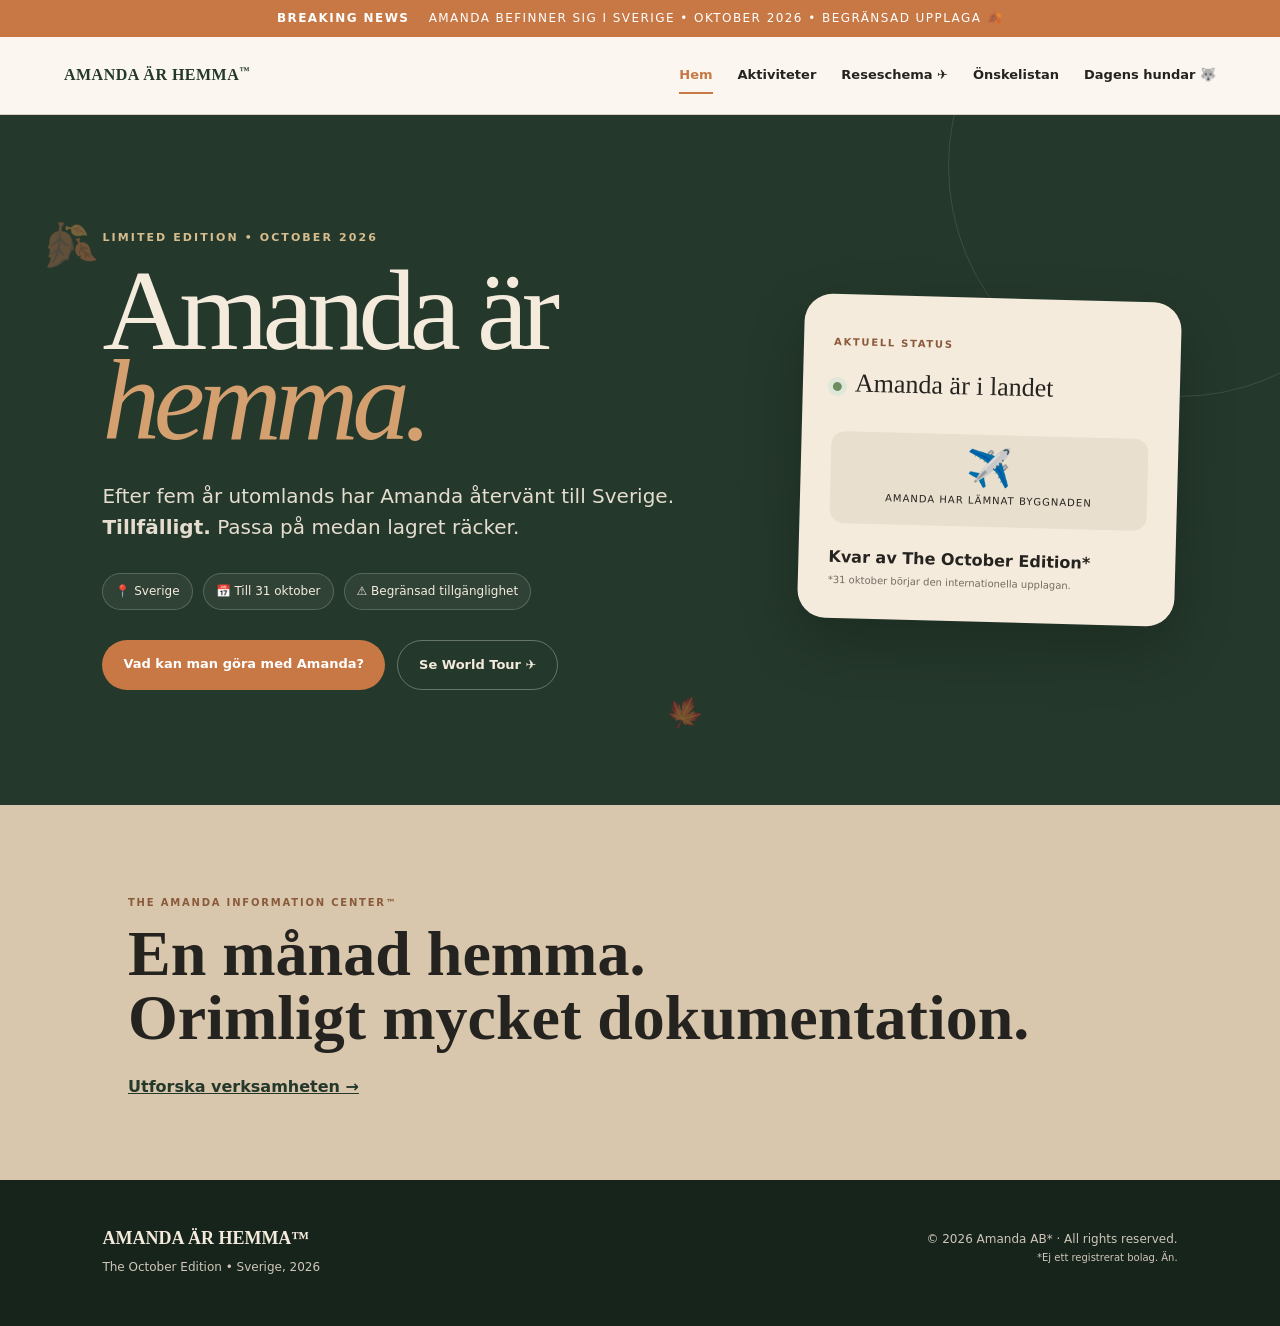
<file: index.html>
<!doctype html><html lang="sv"><head><meta charset="utf-8"><meta name="viewport" content="width=device-width,initial-scale=1"><meta name="theme-color" content="#24382b"><title>The October Edition — Amanda är hemma™</title><link rel="stylesheet" href="style.css?v=mobile-20260927"></head><body class="page-hem"><div class="ticker"><span>BREAKING NEWS</span> Amanda befinner sig i Sverige • Oktober 2026 • Begränsad upplaga 🍂</div><header class="site-header"><a class="logo" href="index.html">AMANDA ÄR HEMMA<span>™</span></a><button class="menu-toggle" type="button" aria-label="Öppna meny" aria-expanded="false"><span></span><span></span><span></span></button><nav aria-label="Huvudmeny"><a href="index.html" class="active">Hem</a><a href="aktiviteter.html">Aktiviteter</a><a href="resa.html">Reseschema ✈️</a><a href="onskelista.html">Önskelistan</a><a href="hundar.html">Dagens hundar 🐺</a></nav></header><main><section class="hero"><div class="leaf leaf-one">🍂</div><div class="leaf leaf-two">🍁</div><div class="hero-copy"><p class="eyebrow">LIMITED EDITION • OCTOBER 2026</p><h1>Amanda är<br><em>hemma.</em></h1><p class="lead">Efter fem år utomlands har Amanda återvänt till Sverige. <strong>Tillfälligt.</strong> Passa på medan lagret räcker.</p><div class="badges"><span>📍 Sverige</span><span>📅 Till 31 oktober</span><span>⚠️ Begränsad tillgänglighet</span></div><div class="hero-actions"><a class="button primary" href="aktiviteter.html">Vad kan man göra med Amanda?</a><a class="button ghost" href="resa.html">Se World Tour ✈️</a></div></div><aside class="countdown-card"><p class="tiny">AKTUELL STATUS</p><div class="status"><i></i> Amanda är i landet</div><div class="countdown" id="countdown"><div><strong id="days">--</strong><span>dagar</span></div><div><strong id="hours">--</strong><span>timmar</span></div><div><strong id="minutes">--</strong><span>min</span></div></div><p class="fineprint">Kvar av The October Edition*</p><p class="asterisk">*31 oktober börjar den internationella upplagan.</p></aside></section><section class="home-intro"><p>THE AMANDA INFORMATION CENTER™</p><h2>En månad hemma.<br>Orimligt mycket dokumentation.</h2><a href="aktiviteter.html">Utforska verksamheten →</a></section></main><footer><div><strong>AMANDA ÄR HEMMA™</strong><p>The October Edition • Sverige, 2026</p></div><p>© 2026 Amanda AB* · All rights reserved.<br><small>*Ej ett registrerat bolag. Än.</small></p></footer><script src="script.js"></script></body></html>
</file>
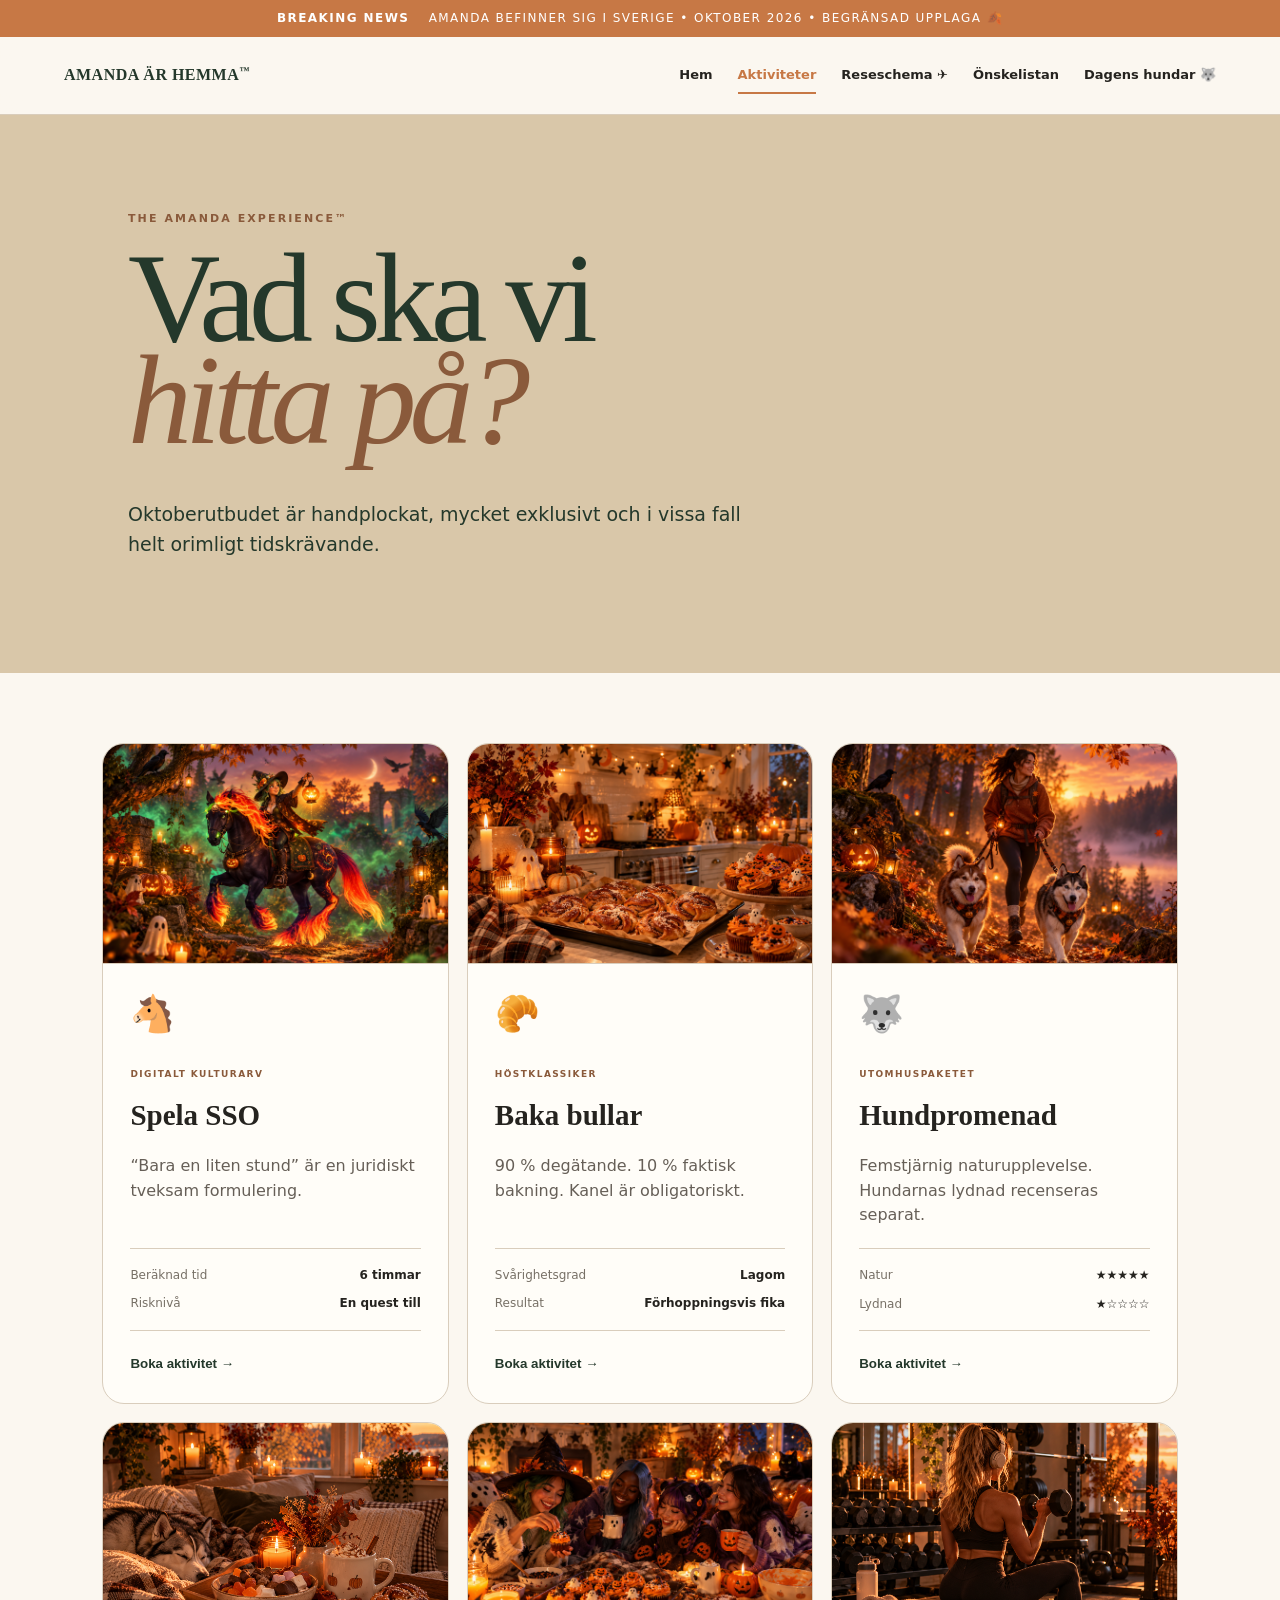
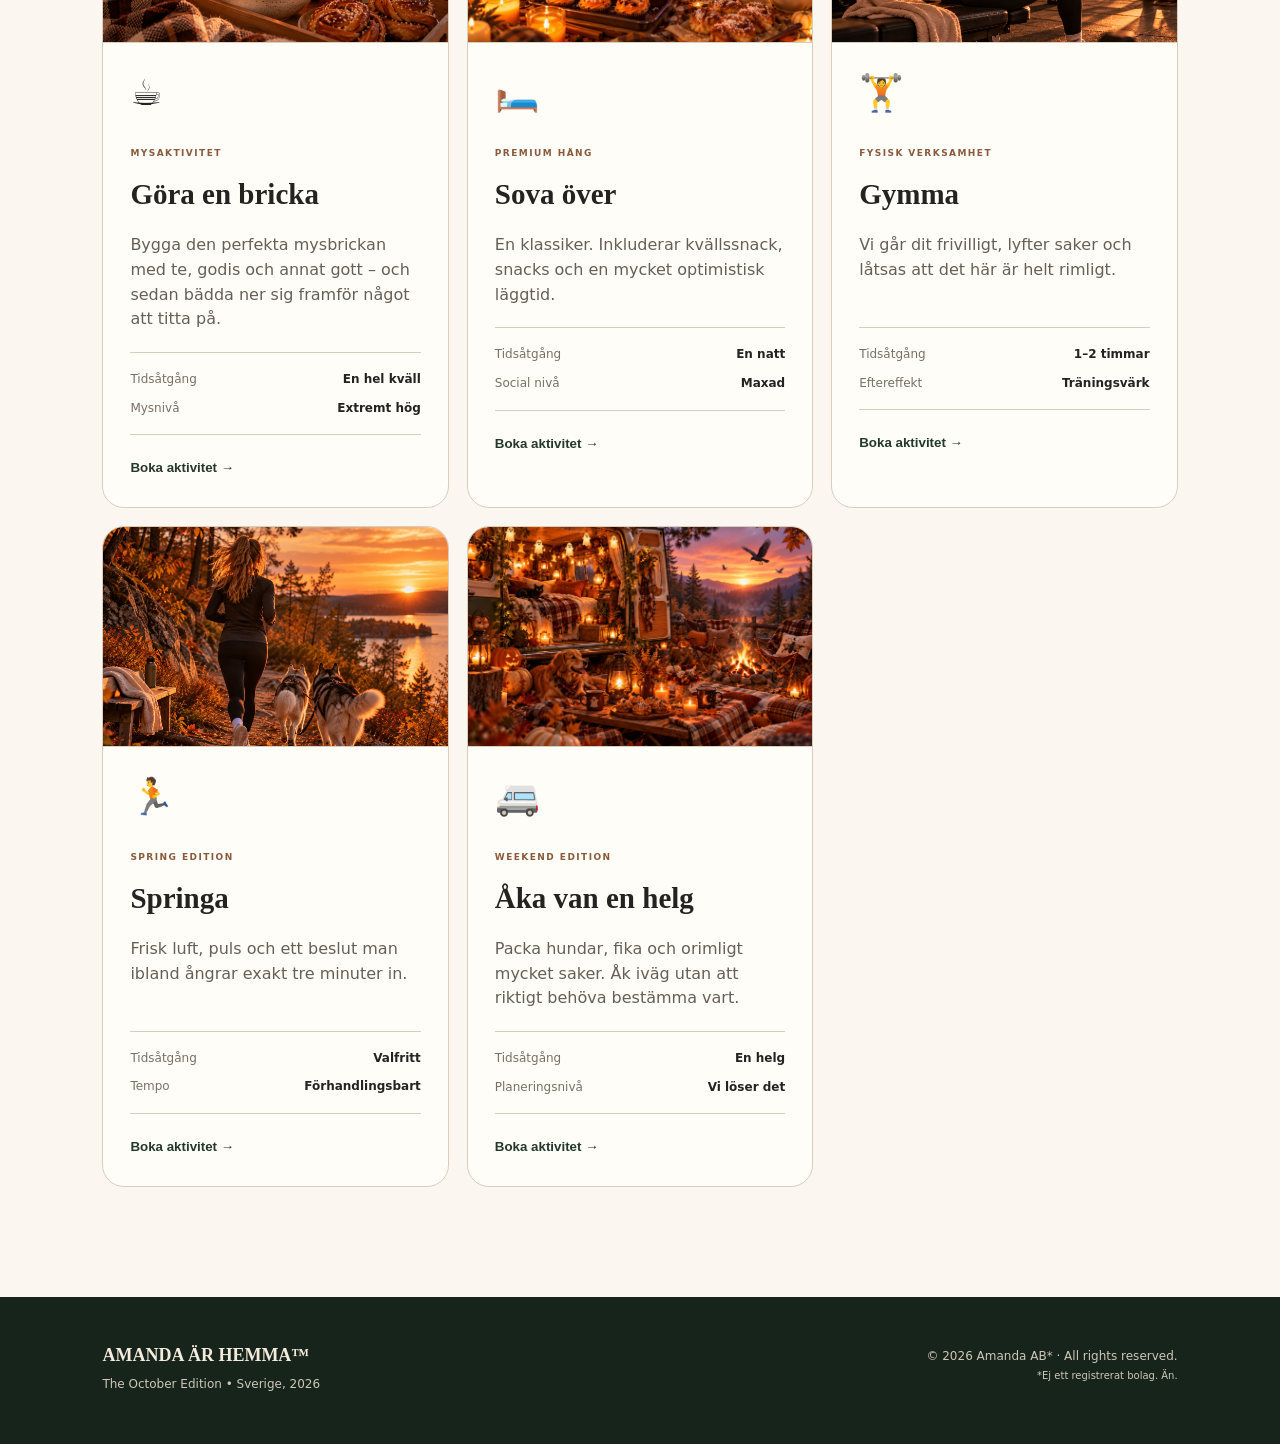
<file: aktiviteter.html>
<!doctype html><html lang="sv"><head><meta charset="utf-8"><meta name="viewport" content="width=device-width,initial-scale=1"><meta name="theme-color" content="#24382b"><title>Aktiviteter — Amanda är hemma™</title><link rel="stylesheet" href="style.css?v=mobile-20260927"></head><body class="page-akt"><div class="ticker"><span>BREAKING NEWS</span> Amanda befinner sig i Sverige • Oktober 2026 • Begränsad upplaga 🍂</div><header class="site-header"><a class="logo" href="index.html">AMANDA ÄR HEMMA<span>™</span></a><button class="menu-toggle" type="button" aria-label="Öppna meny" aria-expanded="false"><span></span><span></span><span></span></button><nav aria-label="Huvudmeny"><a href="index.html">Hem</a><a href="aktiviteter.html" class="active">Aktiviteter</a><a href="resa.html">Reseschema ✈️</a><a href="onskelista.html">Önskelistan</a><a href="hundar.html">Dagens hundar 🐺</a></nav></header><main><section class="page-hero activities-hero"><p class="eyebrow">THE AMANDA EXPERIENCE™</p><h1>Vad ska vi<br><em>hitta på?</em></h1><p>Oktoberutbudet är handplockat, mycket exklusivt och i vissa fall helt orimligt tidskrävande.</p></section><section class="content-shell"><div class="cards"><article class="activity-card"><img class="activity-image" src="images/activities/sso.png" alt="Magisk Halloweeninspirerad hästscen"><div class="icon">🐴</div><span class="tag">DIGITALT KULTURARV</span><h3>Spela SSO</h3><p>“Bara en liten stund” är en juridiskt tveksam formulering.</p><dl><div><dt>Beräknad tid</dt><dd>6 timmar</dd></div><div><dt>Risknivå</dt><dd>En quest till</dd></div></dl><button class="book" data-activity="SSO-session">Boka aktivitet →</button></article><article class="activity-card"><img class="activity-image" src="images/activities/baka_bullar.png" alt="Mysigt Halloweenkök med bullar och cupcakes"><div class="icon">🥐</div><span class="tag">HÖSTKLASSIKER</span><h3>Baka bullar</h3><p>90 % degätande. 10 % faktisk bakning. Kanel är obligatoriskt.</p><dl><div><dt>Svårighetsgrad</dt><dd>Lagom</dd></div><div><dt>Resultat</dt><dd>Förhoppningsvis fika</dd></div></dl><button class="book" data-activity="bullbak">Boka aktivitet →</button></article><article class="activity-card"><img class="activity-image" src="images/activities/promenad.png" alt="Höstpromenad med två huskies"><div class="icon">🐺</div><span class="tag">UTOMHUSPAKETET</span><h3>Hundpromenad</h3><p>Femstjärnig naturupplevelse. Hundarnas lydnad recenseras separat.</p><dl><div><dt>Natur</dt><dd>★★★★★</dd></div><div><dt>Lydnad</dt><dd>★☆☆☆☆</dd></div></dl><button class="book" data-activity="hundpromenad">Boka aktivitet →</button></article><article class="activity-card"><img class="activity-image" src="images/activities/bricka.png" alt="Mysig höstig bricka med fika och ljus"><div class="icon">☕</div><span class="tag">MYSAKTIVITET</span><h3>Göra en bricka</h3><p>Bygga den perfekta mysbrickan med te, godis och annat gott – och sedan bädda ner sig framför något att titta på.</p><dl><div><dt>Tidsåtgång</dt><dd>En hel kväll</dd></div><div><dt>Mysnivå</dt><dd>Extremt hög</dd></div></dl><button class="book" data-activity="göra en bricka">Boka aktivitet →</button></article><article class="activity-card"><img class="activity-image" src="images/activities/sova_over.png" alt="Mysig Halloweenkväll med vänner"><div class="icon">🛏️</div><span class="tag">PREMIUM HÄNG</span><h3>Sova över</h3><p>En klassiker. Inkluderar kvällssnack, snacks och en mycket optimistisk läggtid.</p><dl><div><dt>Tidsåtgång</dt><dd>En natt</dd></div><div><dt>Social nivå</dt><dd>Maxad</dd></div></dl><button class="book" data-activity="sova över">Boka aktivitet →</button></article><article class="activity-card"><img class="activity-image" src="images/activities/gymma.png" alt="Gymträning i varm höstig kvällssol"><div class="icon">🏋️</div><span class="tag">FYSISK VERKSAMHET</span><h3>Gymma</h3><p>Vi går dit frivilligt, lyfter saker och låtsas att det här är helt rimligt.</p><dl><div><dt>Tidsåtgång</dt><dd>1–2 timmar</dd></div><div><dt>Eftereffekt</dt><dd>Träningsvärk</dd></div></dl><button class="book" data-activity="gymma">Boka aktivitet →</button></article><article class="activity-card"><img class="activity-image" src="images/activities/springa.png" alt="Höstlöpning med två huskies i solnedgång"><div class="icon">🏃</div><span class="tag">SPRING EDITION</span><h3>Springa</h3><p>Frisk luft, puls och ett beslut man ibland ångrar exakt tre minuter in.</p><dl><div><dt>Tidsåtgång</dt><dd>Valfritt</dd></div><div><dt>Tempo</dt><dd>Förhandlingsbart</dd></div></dl><button class="book" data-activity="springa">Boka aktivitet →</button></article><article class="activity-card"><img class="activity-image" src="images/activities/van.png" alt="Mysig höstig vanlife-helg"><div class="icon">🚐</div><span class="tag">WEEKEND EDITION</span><h3>Åka van en helg</h3><p>Packa hundar, fika och orimligt mycket saker. Åk iväg utan att riktigt behöva bestämma vart.</p><dl><div><dt>Tidsåtgång</dt><dd>En helg</dd></div><div><dt>Planeringsnivå</dt><dd>Vi löser det</dd></div></dl><button class="book" data-activity="åka van en helg">Boka aktivitet →</button></article></div></section></main><footer><div><strong>AMANDA ÄR HEMMA™</strong><p>The October Edition • Sverige, 2026</p></div><p>© 2026 Amanda AB* · All rights reserved.<br><small>*Ej ett registrerat bolag. Än.</small></p></footer><div class="modal" id="modal" aria-hidden="true"><div class="modal-card"><button class="close" aria-label="Stäng">×</button><span class="stamp">FÖRFRÅGAN</span><h2>Bokningsförfrågan mottagen™</h2><p id="modalText"></p><p class="modal-note">Nästa steg: kontakta Amanda på valfritt sätt och hänvisa till denna mycket officiella webbplats.</p><button class="button primary close-button">Utmärkt</button></div></div><script src="script.js"></script></body></html>
</file>
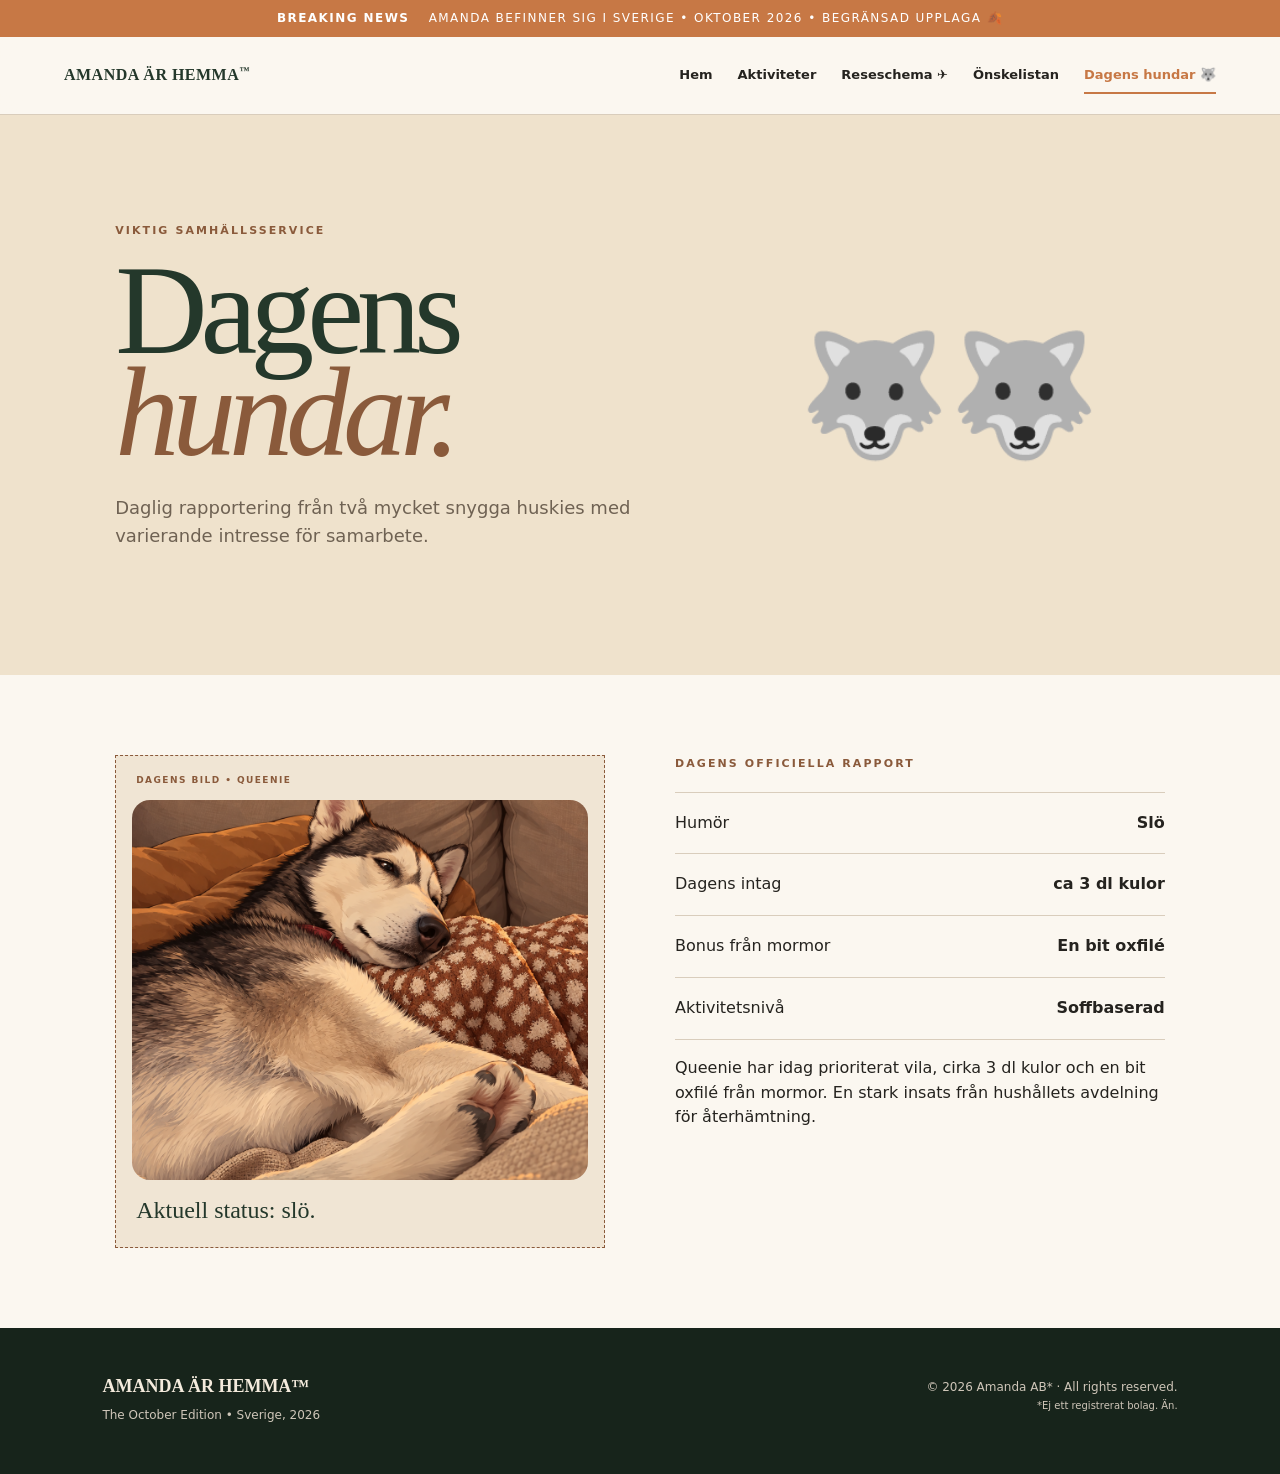
<file: hundar.html>
<!doctype html><html lang="sv"><head><meta charset="utf-8"><meta name="viewport" content="width=device-width,initial-scale=1"><meta name="theme-color" content="#24382b"><title>Dagens hundar — Amanda är hemma™</title><link rel="stylesheet" href="style.css?v=mobile-20260927"></head><body class="page-dogs"><div class="ticker"><span>BREAKING NEWS</span> Amanda befinner sig i Sverige • Oktober 2026 • Begränsad upplaga 🍂</div><header class="site-header"><a class="logo" href="index.html">AMANDA ÄR HEMMA<span>™</span></a><button class="menu-toggle" type="button" aria-label="Öppna meny" aria-expanded="false"><span></span><span></span><span></span></button><nav aria-label="Huvudmeny"><a href="index.html">Hem</a><a href="aktiviteter.html">Aktiviteter</a><a href="resa.html">Reseschema ✈️</a><a href="onskelista.html">Önskelistan</a><a href="hundar.html" class="active">Dagens hundar 🐺</a></nav></header><main><section class="dogs-cover"><div><p class="eyebrow brown">VIKTIG SAMHÄLLSSERVICE</p><h1>Dagens<br><em>hundar.</em></h1><p>Daglig rapportering från två mycket snygga huskies med varierande intresse för samarbete.</p></div><div class="dog-big">🐺🐺</div></section><section class="dog-report"><div class="report-photo dog-photo-card"><span>DAGENS BILD • QUEENIE</span><img src="images/activities/queenie.png" alt="Queenie ligger och vilar i soffan"><p>Aktuell status: slö.</p></div><div class="report-stats"><p class="eyebrow brown">DAGENS OFFICIELLA RAPPORT</p><dl><div><dt>Humör</dt><dd>Slö</dd></div><div><dt>Dagens intag</dt><dd>ca 3 dl kulor</dd></div><div><dt>Bonus från mormor</dt><dd>En bit oxfilé</dd></div><div><dt>Aktivitetsnivå</dt><dd>Soffbaserad</dd></div></dl><p>Queenie har idag prioriterat vila, cirka 3 dl kulor och en bit oxfilé från mormor. En stark insats från hushållets avdelning för återhämtning.</p></div></section></main><footer><div><strong>AMANDA ÄR HEMMA™</strong><p>The October Edition • Sverige, 2026</p></div><p>© 2026 Amanda AB* · All rights reserved.<br><small>*Ej ett registrerat bolag. Än.</small></p></footer><script src="script.js"></script></body></html>
</file>
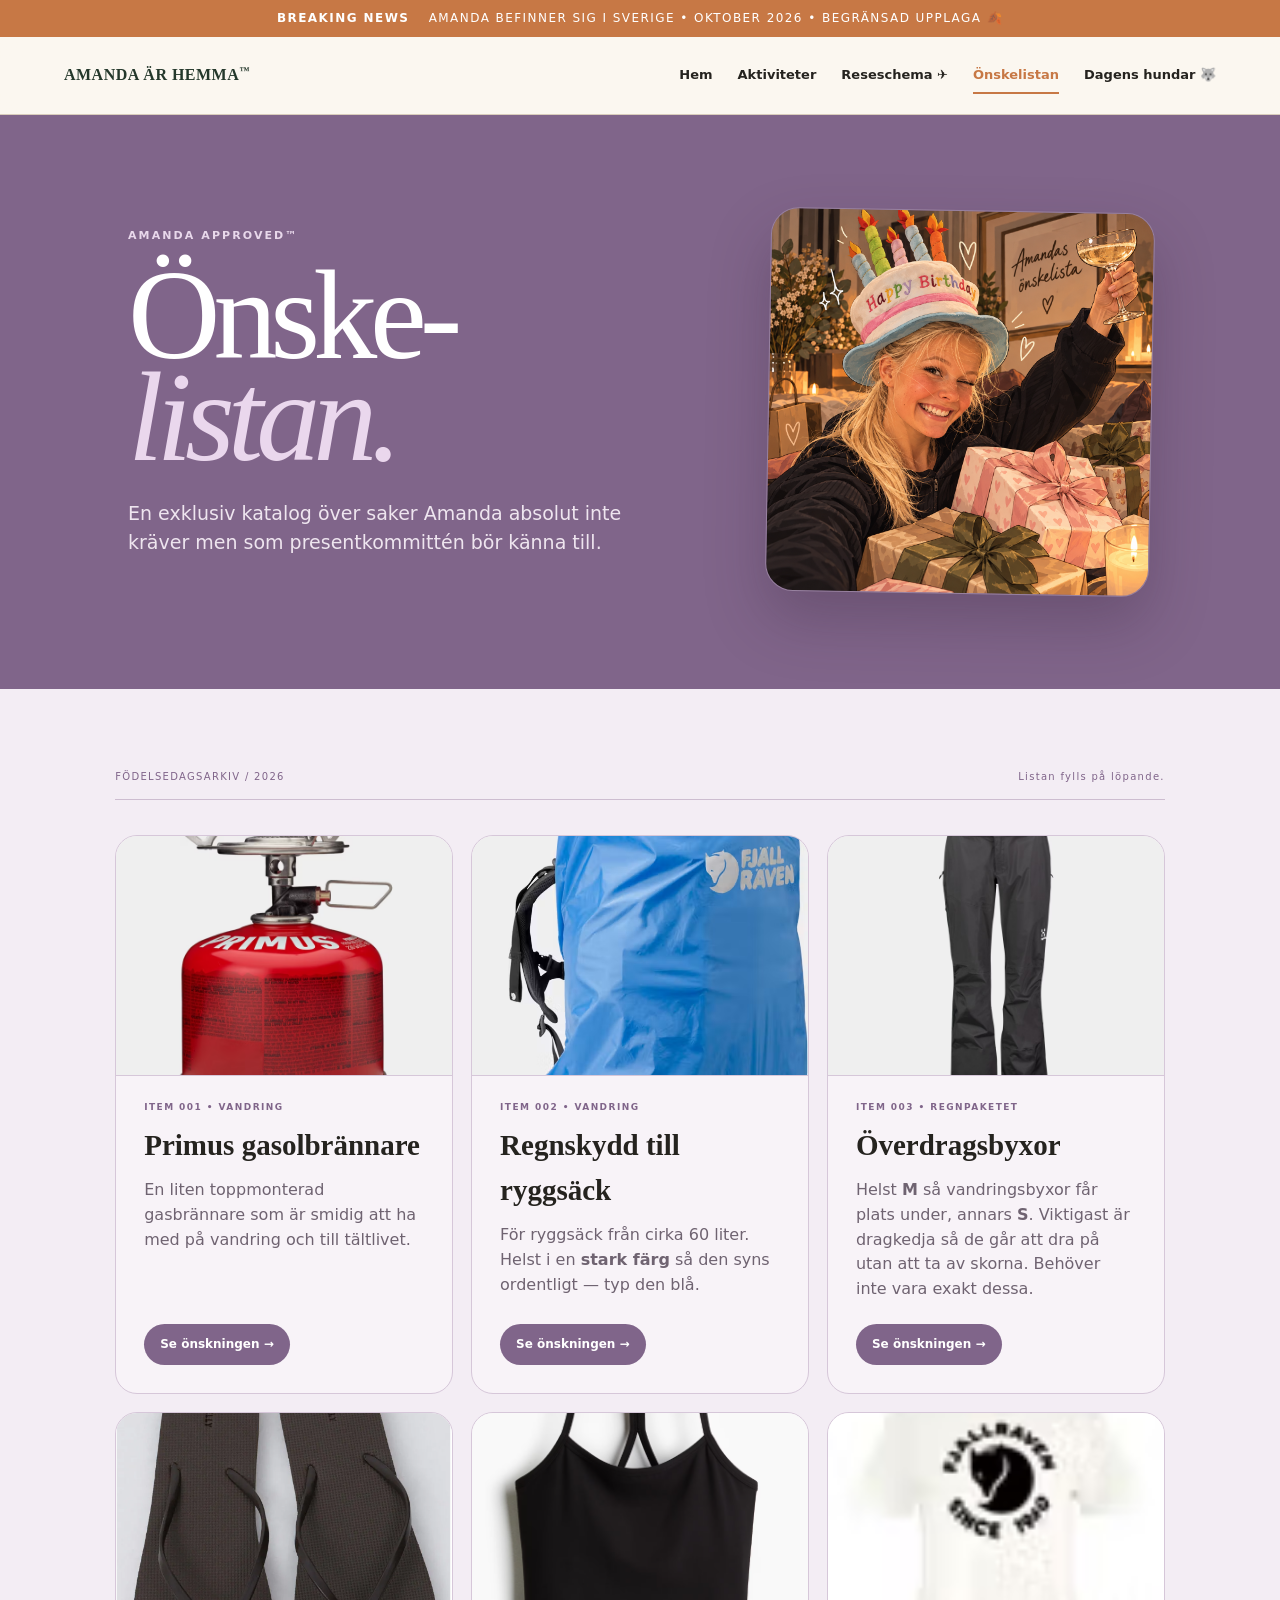
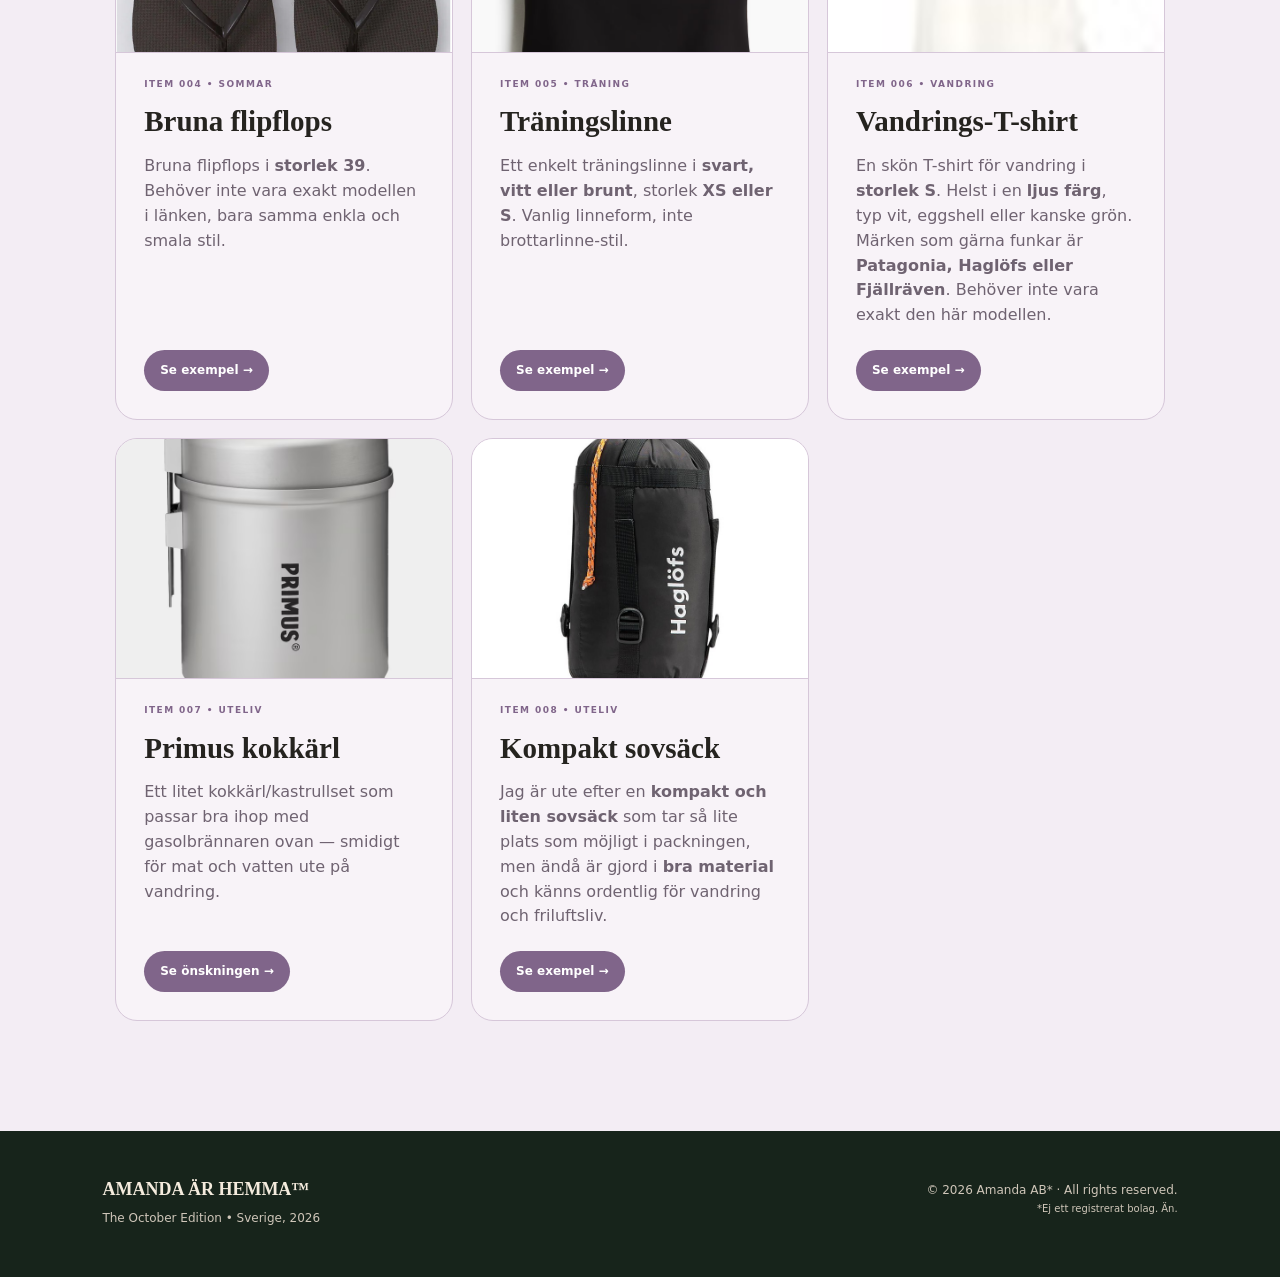
<file: onskelista.html>
<!doctype html><html lang="sv"><head><meta charset="utf-8"><meta name="viewport" content="width=device-width,initial-scale=1"><meta name="theme-color" content="#24382b"><title>Amandas önskelista — Amanda är hemma™</title><link rel="stylesheet" href="style.css?v=wishlist-20261018b"></head><body class="page-wish"><div class="ticker"><span>BREAKING NEWS</span> Amanda befinner sig i Sverige • Oktober 2026 • Begränsad upplaga 🍂</div><header class="site-header"><a class="logo" href="index.html">AMANDA ÄR HEMMA<span>™</span></a><button class="menu-toggle" type="button" aria-label="Öppna meny" aria-expanded="false"><span></span><span></span><span></span></button><nav aria-label="Huvudmeny"><a href="index.html">Hem</a><a href="aktiviteter.html">Aktiviteter</a><a href="resa.html">Reseschema ✈️</a><a href="onskelista.html" class="active">Önskelistan</a><a href="hundar.html">Dagens hundar 🐺</a></nav></header><main><section class="page-hero wish-hero"><div class="wish-copy"><p class="eyebrow">AMANDA APPROVED™</p><h1>Önske-<br><em>listan.</em></h1><p>En exklusiv katalog över saker Amanda absolut inte kräver men som presentkommittén bör känna till.</p></div><div class="wish-portrait"><img src="images/activities/amanda_kalas.png?v=2" alt="Amanda med födelsedagshatt, presenter och champagneglas"></div></section><section class="catalog"><div class="catalog-head"><span>FÖDELSEDAGSARKIV / 2026</span><p>Listan fylls på löpande.</p></div><div class="wish-grid">
    <article class="wish-item">
      <img class="wish-item-image" src="images/activities/gasol.avif" alt="Primus Essential Trail Stove gasbrännare">
      <div class="wish-item-body">
        <span>ITEM 001 • VANDRING</span>
        <h3>Primus gasolbrännare</h3>
        <p>En liten toppmonterad gasbrännare som är smidig att ha med på vandring och till tältlivet.</p>
        <a class="wish-link" href="https://www.xxl.se/primus-essential-trail-stove-toppmonterad-gasbrannare/p/1224917_1_Style?utm_source=chatgpt.com" target="_blank" rel="noopener">Se önskningen →</a>
      </div>
    </article>
    <article class="wish-item">
      <img class="wish-item-image" src="images/activities/fjallraven.avif" alt="Fjällräven regnskydd för ryggsäck">
      <div class="wish-item-body">
        <span>ITEM 002 • VANDRING</span>
        <h3>Regnskydd till ryggsäck</h3>
        <p>För ryggsäck från cirka 60 liter. Helst i en <strong>stark färg</strong> så den syns ordentligt — typ den blå.</p>
        <a class="wish-link" href="https://scandinavianoutdoor.se/fjallraven/utrustning/vaskor/skyddsvaskor-och-overdrag/rain-cover-60-75/?select-color=un-blue&amp;gad_source=1&amp;gad_campaignid=22901455166&amp;gbraid=0AAAAADOUrMPEMe55zBRuiU1bwLzLkZ73C&amp;gclid=CjwKCAjwoOjVBhArEiwAUwDak29ByK-Ou-r99iFATxEosk7FIR473vj3SrbcHgfhId6bjwboMWCntxoCZcQQAvD_BwE" target="_blank" rel="noopener">Se önskningen →</a>
      </div>
    </article>
    <article class="wish-item">
      <img class="wish-item-image" src="images/activities/overdrag.avif" alt="Svarta överdragsbyxor för vandring">
      <div class="wish-item-body">
        <span>ITEM 003 • REGNPAKETET</span>
        <h3>Överdragsbyxor</h3>
        <p>Helst <strong>M</strong> så vandringsbyxor får plats under, annars <strong>S</strong>. Viktigast är dragkedja så de går att dra på utan att ta av skorna. Behöver inte vara exakt dessa.</p>
        <a class="wish-link" href="https://www.xxl.se/haglofs-sprig-pant-skalbyxor-dam-svart/p/1192206_1_Style?utm_source=google&amp;utm_medium=cpc&amp;utm_content=paid_search&amp;utm_campaign=&amp;utm_campaignid=21324048669&amp;gclsrc=aw.ds&amp;gad_source=1&amp;gad_campaignid=21330330188&amp;gbraid=0AAAAADxWilYJsnRGLAP-_0u32riSO8BEO&amp;gclid=CjwKCAjwoOjVBhArEiwAUwDak5UoyYSVT0u4ki_vq1w2fWxu-Mc14-rJJKUavKfjyv1TrcNU9OyfcBoCi4EQAvD_BwE" target="_blank" rel="noopener">Se önskningen →</a>
      </div>
    </article>

    <article class="wish-item">
      <img class="wish-item-image" src="images/activities/flipflop.png" alt="Bruna flipflops">
      <div class="wish-item-body">
        <span>ITEM 004 • SOMMAR</span>
        <h3>Bruna flipflops</h3>
        <p>Bruna flipflops i <strong>storlek 39</strong>. Behöver inte vara exakt modellen i länken, bara samma enkla och smala stil.</p>
        <a class="wish-link" href="https://nelly.com/se/produkt/nelly-slim-flip-flop_i00264-0099/" target="_blank" rel="noopener">Se exempel →</a>
      </div>
    </article>
    <article class="wish-item">
      <img class="wish-item-image" src="images/activities/linne.png" alt="Enkelt träningslinne">
      <div class="wish-item-body">
        <span>ITEM 005 • TRÄNING</span>
        <h3>Träningslinne</h3>
        <p>Ett enkelt träningslinne i <strong>svart, vitt eller brunt</strong>, storlek <strong>XS eller S</strong>. Vanlig linneform, inte brottarlinne-stil.</p>
        <a class="wish-link" href="https://www2.hm.com/sv_se/productpage.1273583001.html" target="_blank" rel="noopener">Se exempel →</a>
      </div>
    </article>

    <article class="wish-item">
      <img class="wish-item-image" src="images/activities/tshirt.avif" alt="Vandrings-T-shirt i ljus färg">
      <div class="wish-item-body">
        <span>ITEM 006 • VANDRING</span>
        <h3>Vandrings-T-shirt</h3>
        <p>En skön T-shirt för vandring i <strong>storlek S</strong>. Helst i en <strong>ljus färg</strong>, typ vit, eggshell eller kanske grön. Märken som gärna funkar är <strong>Patagonia, Haglöfs eller Fjällräven</strong>. Behöver inte vara exakt den här modellen.</p>
        <a class="wish-link" href="https://www.naturkompaniet.se/produkt/fjaellraeven-relaxed-t-shirt-w-20580709/?color=eggshell&amp;size=s" target="_blank" rel="noopener">Se exempel →</a>
      </div>
    </article>
    <article class="wish-item">
      <img class="wish-item-image" src="images/activities/kokkarl.avif" alt="Primus kokkärl för vandring">
      <div class="wish-item-body">
        <span>ITEM 007 • UTELIV</span>
        <h3>Primus kokkärl</h3>
        <p>Ett litet kokkärl/kastrullset som passar bra ihop med gasolbrännaren ovan — smidigt för mat och vatten ute på vandring.</p>
        <a class="wish-link" href="https://www.xxl.se/primus-essential-trek-pot-1-0l-kastrullset/p/1236731_1_Style?gtmProductListName=frequently-bought-together" target="_blank" rel="noopener">Se önskningen →</a>
      </div>
    </article>

    <article class="wish-item">
      <img class="wish-item-image" src="sosäck.jpg" alt="Kompakt sovsäck för vandring">
      <div class="wish-item-body">
        <span>ITEM 008 • UTELIV</span>
        <h3>Kompakt sovsäck</h3>
        <p>Jag är ute efter en <strong>kompakt och liten sovsäck</strong> som tar så lite plats som möjligt i packningen, men ändå är gjord i <strong>bra material</strong> och känns ordentlig för vandring och friluftsliv.</p><a class="wish-link" href="https://www.outnorth.com/se/utrustning/bo-sova/sovsackar/syntetsovsackar/tarius-lite-8-82084-FS130595?utm_source=chatgpt.com" target="_blank" rel="noopener">Se exempel →</a>
      </div>
    </article>
  </div></section></main><footer><div><strong>AMANDA ÄR HEMMA™</strong><p>The October Edition • Sverige, 2026</p></div><p>© 2026 Amanda AB* · All rights reserved.<br><small>*Ej ett registrerat bolag. Än.</small></p></footer><script src="script.js"></script></body></html>
</file>
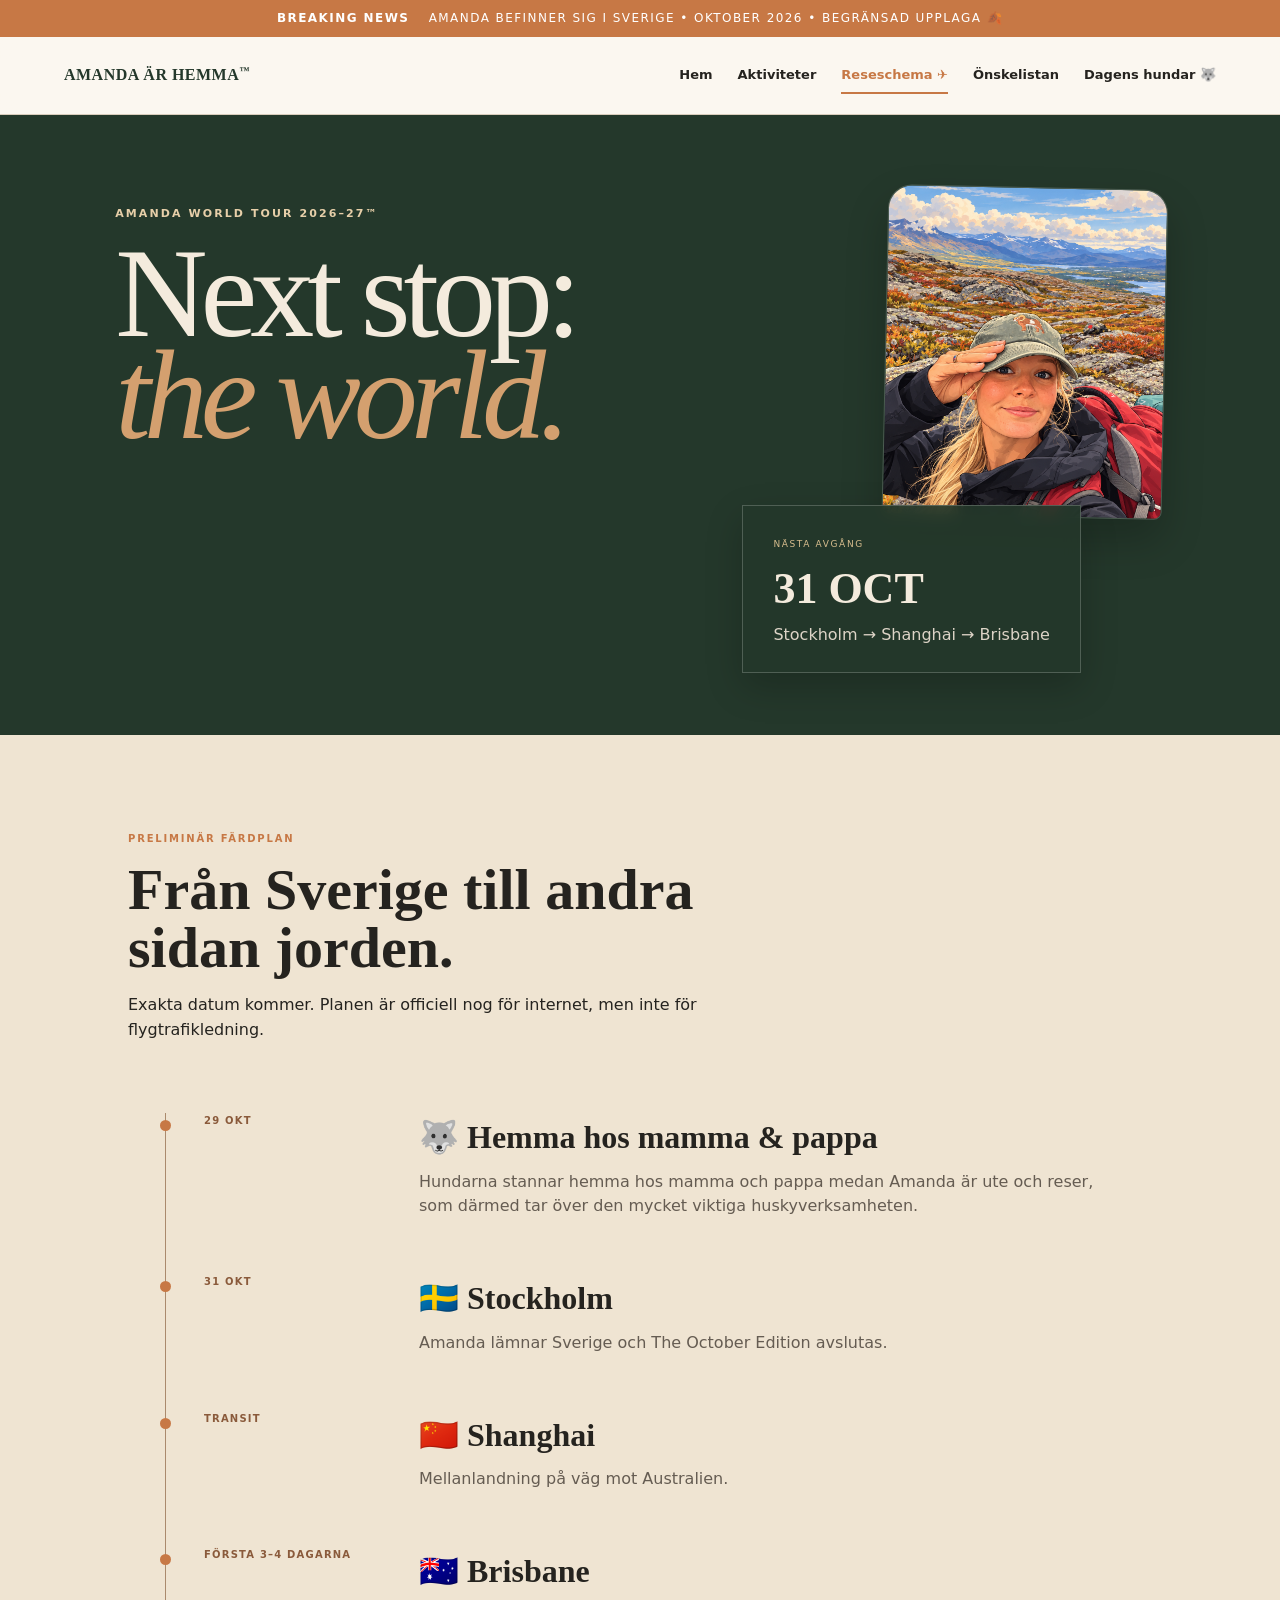
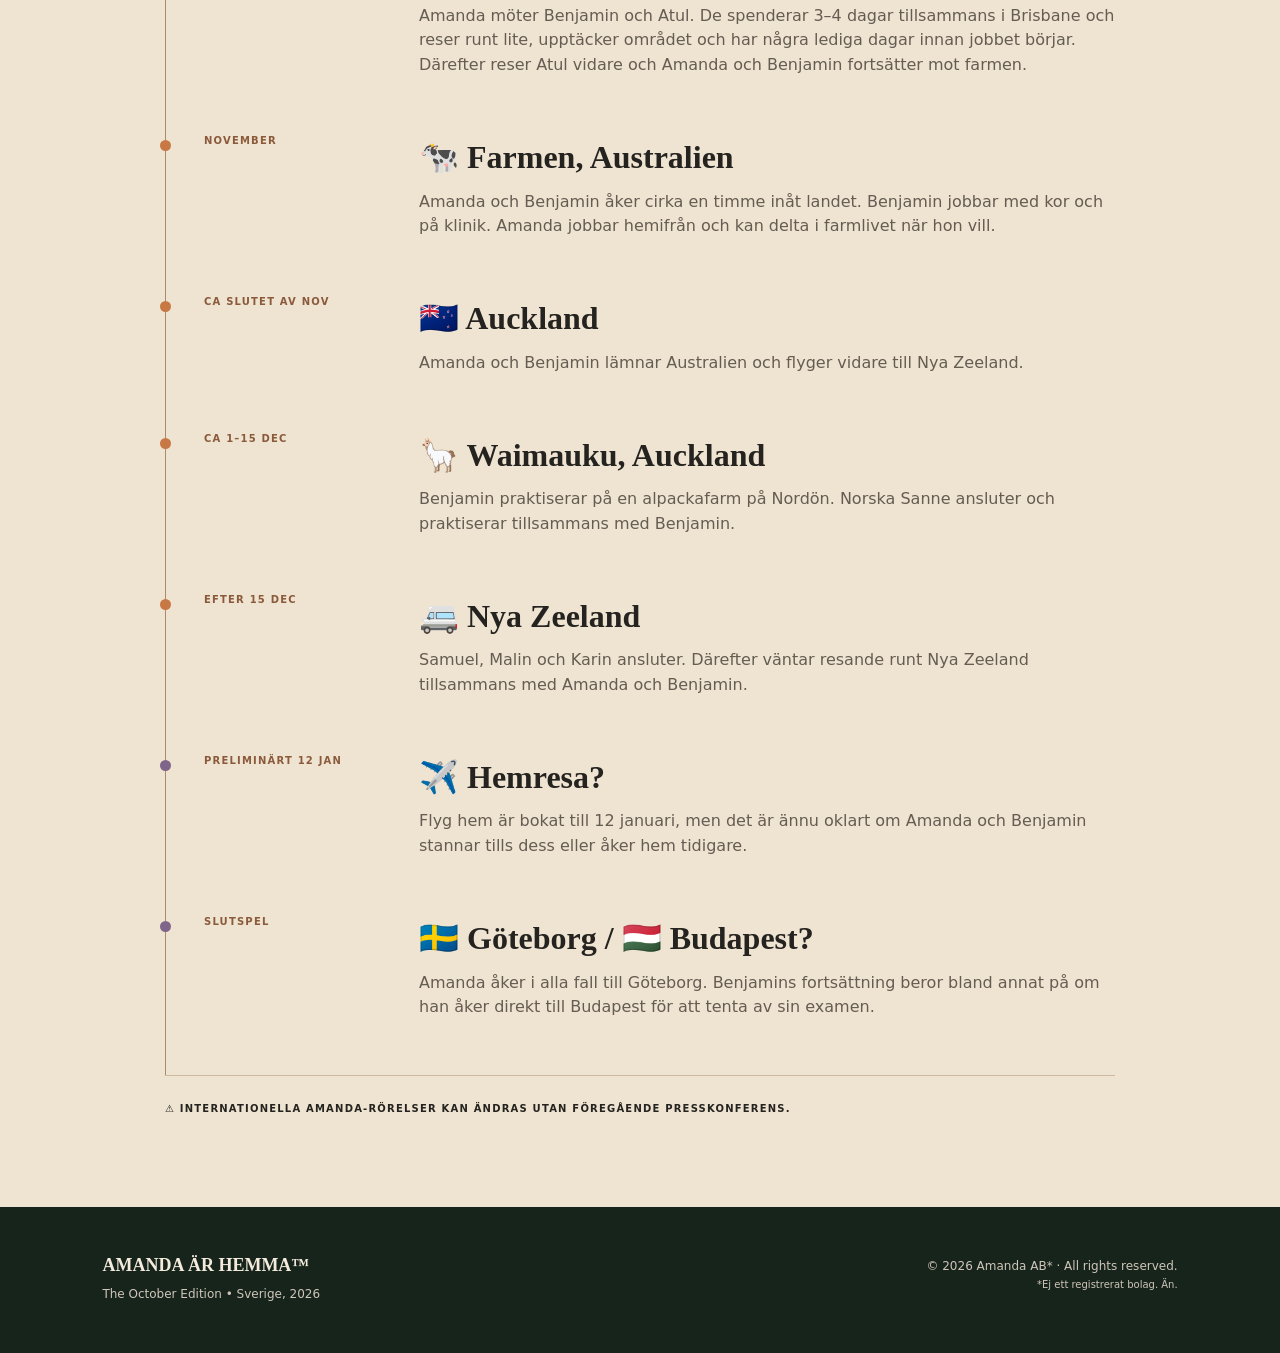
<file: resa.html>
<!doctype html><html lang="sv"><head><meta charset="utf-8"><meta name="viewport" content="width=device-width,initial-scale=1"><meta name="theme-color" content="#24382b"><title>Amandas reseschema — Amanda är hemma™</title><link rel="stylesheet" href="style.css?v=mobile-20260927"></head><body class="page-resa"><div class="ticker"><span>BREAKING NEWS</span> Amanda befinner sig i Sverige • Oktober 2026 • Begränsad upplaga 🍂</div><header class="site-header"><a class="logo" href="index.html">AMANDA ÄR HEMMA<span>™</span></a><button class="menu-toggle" type="button" aria-label="Öppna meny" aria-expanded="false"><span></span><span></span><span></span></button><nav aria-label="Huvudmeny"><a href="index.html">Hem</a><a href="aktiviteter.html">Aktiviteter</a><a href="resa.html" class="active">Reseschema ✈️</a><a href="onskelista.html">Önskelistan</a><a href="hundar.html">Dagens hundar 🐺</a></nav></header><main><section class="travel-cover"><p class="eyebrow light">AMANDA WORLD TOUR 2026–27™</p><h1>Next stop:<br><em>the world.</em></h1><div class="travel-portrait"><img src="images/activities/amanda_vandrar.png" alt="Amanda vandrar i fjällmiljö"></div><div class="departure"><span>NÄSTA AVGÅNG</span><strong>31 OCT</strong><p>Stockholm → Shanghai → Brisbane</p></div></section><section class="journey"><div class="journey-intro"><span>PRELIMINÄR FÄRDPLAN</span><h2>Från Sverige till andra sidan jorden.</h2><p>Exakta datum kommer. Planen är officiell nog för internet, men inte för flygtrafikledning.</p></div><div class="timeline"><article><time>29 OKT</time><div><h3>🐺 Hemma hos mamma & pappa</h3><p>Hundarna stannar hemma hos mamma och pappa medan Amanda är ute och reser, som därmed tar över den mycket viktiga huskyverksamheten.</p></div></article><article><time>31 OKT</time><div><h3>🇸🇪 Stockholm</h3><p>Amanda lämnar Sverige och The October Edition avslutas.</p></div></article><article><time>TRANSIT</time><div><h3>🇨🇳 Shanghai</h3><p>Mellanlandning på väg mot Australien.</p></div></article><article><time>FÖRSTA 3–4 DAGARNA</time><div><h3>🇦🇺 Brisbane</h3><p>Amanda möter Benjamin och Atul. De spenderar 3–4 dagar tillsammans i Brisbane och reser runt lite, upptäcker området och har några lediga dagar innan jobbet börjar. Därefter reser Atul vidare och Amanda och Benjamin fortsätter mot farmen.</p></div></article><article><time>NOVEMBER</time><div><h3>🐄 Farmen, Australien</h3><p>Amanda och Benjamin åker cirka en timme inåt landet. Benjamin jobbar med kor och på klinik. Amanda jobbar hemifrån och kan delta i farmlivet när hon vill.</p></div></article><article><time>CA SLUTET AV NOV</time><div><h3>🇳🇿 Auckland</h3><p>Amanda och Benjamin lämnar Australien och flyger vidare till Nya Zeeland.</p></div></article><article><time>CA 1–15 DEC</time><div><h3>🦙 Waimauku, Auckland</h3><p>Benjamin praktiserar på en alpackafarm på Nordön. Norska Sanne ansluter och praktiserar tillsammans med Benjamin.</p></div></article><article><time>EFTER 15 DEC</time><div><h3>🚐 Nya Zeeland</h3><p>Samuel, Malin och Karin ansluter. Därefter väntar resande runt Nya Zeeland tillsammans med Amanda och Benjamin.</p></div></article><article class="uncertain"><time>PRELIMINÄRT 12 JAN</time><div><h3>✈️ Hemresa?</h3><p>Flyg hem är bokat till 12 januari, men det är ännu oklart om Amanda och Benjamin stannar tills dess eller åker hem tidigare.</p></div></article><article class="uncertain"><time>SLUTSPEL</time><div><h3>🇸🇪 Göteborg / 🇭🇺 Budapest?</h3><p>Amanda åker i alla fall till Göteborg. Benjamins fortsättning beror bland annat på om han åker direkt till Budapest för att tenta av sin examen.</p></div></article></div><div class="travel-disclaimer">⚠️ INTERNATIONELLA AMANDA-RÖRELSER KAN ÄNDRAS UTAN FÖREGÅENDE PRESSKONFERENS.</div></section></main><footer><div><strong>AMANDA ÄR HEMMA™</strong><p>The October Edition • Sverige, 2026</p></div><p>© 2026 Amanda AB* · All rights reserved.<br><small>*Ej ett registrerat bolag. Än.</small></p></footer><script src="script.js"></script></body></html>
</file>
<file: style.css>
:root{--green:#24382b;--green2:#314a39;--cream:#f4ebdd;--paper:#fbf7f0;--brown:#8a5a3b;--purple:#80658a;--rust:#c77845;--ink:#25231f;--line:#d9cdbc;--white:#fffdf8}*{box-sizing:border-box}html{scroll-behavior:smooth}body{margin:0;background:var(--paper);color:var(--ink);font-family:Inter,ui-sans-serif,system-ui,-apple-system,BlinkMacSystemFont,"Segoe UI",sans-serif;line-height:1.55}.ticker{background:var(--rust);color:#fff;text-align:center;padding:9px 20px;font-size:12px;letter-spacing:.12em;text-transform:uppercase}.ticker span{font-weight:900;margin-right:14px}.site-header{height:78px;display:flex;align-items:center;justify-content:space-between;padding:0 clamp(22px,5vw,80px);background:rgba(251,247,240,.94);border-bottom:1px solid var(--line);position:sticky;top:0;z-index:20;backdrop-filter:blur(12px)}.logo{font-family:Georgia,serif;font-weight:800;color:var(--green);text-decoration:none;letter-spacing:.03em}.logo span{font-size:10px;vertical-align:top}.site-header nav{display:flex;gap:25px}.site-header nav a{color:var(--ink);text-decoration:none;font-size:13px;font-weight:700}.site-header nav a:hover{color:var(--rust)}.hero{min-height:690px;background:var(--green);color:var(--cream);display:grid;grid-template-columns:minmax(0,1.25fr) minmax(310px,.75fr);gap:70px;align-items:center;padding:90px clamp(24px,8vw,130px);position:relative;overflow:hidden}.hero:after{content:"";width:460px;height:460px;border:1px solid rgba(244,235,221,.12);border-radius:50%;position:absolute;right:-130px;top:-180px}.leaf{position:absolute;font-size:44px;opacity:.45;filter:saturate(.7);transform:rotate(-20deg)}.leaf-one{left:3%;top:14%}.leaf-two{left:52%;bottom:10%;font-size:31px;transform:rotate(25deg)}.eyebrow{font-size:11px;font-weight:900;letter-spacing:.19em;color:#d7bd8e;margin:0 0 20px;text-transform:uppercase}.eyebrow.brown{color:var(--brown)}.eyebrow.purple{color:var(--purple)}.eyebrow.light{color:#e7cfa9}.hero h1{font-family:Georgia,"Times New Roman",serif;font-size:clamp(64px,9vw,124px);line-height:.78;letter-spacing:-.055em;margin:0 0 35px;font-weight:500}.hero h1 em{color:#d4a06f;font-weight:400}.lead{max-width:650px;font-size:20px;color:#e5ddcf}.badges{display:flex;gap:10px;flex-wrap:wrap;margin:30px 0}.badges span{border:1px solid rgba(255,255,255,.2);border-radius:999px;padding:8px 12px;font-size:12px;background:rgba(255,255,255,.05)}.hero-actions{display:flex;gap:12px;flex-wrap:wrap}.button{border:0;border-radius:999px;padding:14px 21px;font:inherit;font-size:13px;font-weight:800;text-decoration:none;display:inline-block;cursor:pointer}.primary{background:var(--rust);color:white}.ghost{border:1px solid rgba(255,255,255,.3);color:var(--cream)}.cream{background:var(--cream);color:var(--green)}.countdown-card{background:var(--cream);color:var(--ink);border-radius:28px;padding:30px;transform:rotate(1.5deg);box-shadow:0 24px 60px rgba(0,0,0,.2);position:relative;z-index:2}.tiny{font-size:10px;font-weight:900;letter-spacing:.17em;color:var(--brown)}.status{font-family:Georgia,serif;font-size:26px;margin:13px 0 28px}.status i{display:inline-block;width:9px;height:9px;background:#6d8d61;border-radius:50%;box-shadow:0 0 0 5px #dfe7d8;margin-right:8px}.countdown{display:grid;grid-template-columns:repeat(3,1fr);gap:8px}.countdown div{background:#e9dfcf;border-radius:14px;padding:15px 8px;text-align:center}.countdown strong{font-family:Georgia,serif;font-size:37px;display:block;line-height:1}.countdown span{font-size:10px;text-transform:uppercase;letter-spacing:.1em}.fineprint{font-weight:800;margin:22px 0 3px}.asterisk{font-size:10px;color:#756c61;margin:0}.section{padding:100px clamp(24px,8vw,130px);scroll-margin-top:75px}.section-heading{max-width:760px;margin-bottom:45px}.section-heading h2,.booking h2{font-family:Georgia,serif;font-size:clamp(42px,5vw,68px);line-height:1.02;margin:0 0 15px;font-weight:500;letter-spacing:-.035em}.section-heading>p:last-child{color:#6f675e;font-size:17px}.cards{display:grid;grid-template-columns:repeat(3,1fr);gap:18px}.activity-card{background:var(--white);border:1px solid var(--line);border-radius:22px;padding:27px;transition:.2s}.activity-card:hover{transform:translateY(-5px);box-shadow:0 16px 35px rgba(74,56,38,.08)}.icon{font-size:36px;margin-bottom:18px}.tag,.wish-grid span,.dog-placeholder span{font-size:9px;font-weight:900;letter-spacing:.16em;color:var(--brown)}.activity-card h3,.wish-grid h3,.dog-placeholder h3,.booking-box h3{font-family:Georgia,serif;font-size:29px;margin:8px 0}.activity-card>p{min-height:74px;color:#665f57}.activity-card dl{border-top:1px solid var(--line);border-bottom:1px solid var(--line);padding:12px 0;margin:20px 0}.activity-card dl div{display:flex;justify-content:space-between;gap:10px;padding:5px 0;font-size:12px}.activity-card dt{color:#777066}.activity-card dd{margin:0;font-weight:800;text-align:right}.book{background:none;border:0;padding:5px 0;color:var(--green);font-weight:900;cursor:pointer}.booking{background:var(--green2);color:var(--cream);display:grid;grid-template-columns:1fr 1fr;gap:70px;align-items:center}.booking-copy{max-width:600px;font-size:18px;color:#ded7ca}.booking-box{background:#1d3024;border:1px solid rgba(255,255,255,.15);border-radius:24px;padding:32px}.availability{font-size:10px;letter-spacing:.13em;color:#d7bd8e;font-weight:900}.booking-box p{color:#d8d0c3}.wishlist{background:#eee7ef}.wish-grid{display:grid;grid-template-columns:repeat(3,1fr);gap:18px}.wish-grid article{background:#f8f3f8;border:1px solid #d6c7d9;border-radius:22px;padding:28px;min-height:190px}.wish-grid span{color:var(--purple)}.wish-grid p{color:#6f6371}.dog-placeholder{border:1px dashed var(--brown);background:#f0e5d4;border-radius:24px;padding:35px;display:grid;grid-template-columns:auto 1fr auto;gap:30px;align-items:center}.dog-emoji{font-size:68px}.dog-placeholder h3{margin:5px 0}.dog-placeholder p{margin:0;color:#6b6258}.rating{font-family:Georgia,serif;font-size:31px;text-align:center;color:var(--green)}.rating small{font:700 10px Inter,system-ui,sans-serif;text-transform:uppercase;letter-spacing:.12em}.terms{background:var(--rust);color:white;text-align:center;padding:75px clamp(24px,12vw,190px)}.terms p{font-size:10px;letter-spacing:.18em;font-weight:900}.terms h2{font-family:Georgia,serif;font-size:clamp(28px,4vw,50px);line-height:1.15;font-weight:500;margin:15px auto 0;max-width:1000px}footer{background:#17241b;color:#cfc6b9;padding:45px clamp(24px,8vw,130px);display:flex;justify-content:space-between;gap:30px;font-size:12px}footer strong{font-family:Georgia,serif;color:var(--cream);font-size:18px}footer p{margin:5px 0;text-align:right}.modal{position:fixed;inset:0;background:rgba(20,24,20,.72);z-index:50;display:none;place-items:center;padding:20px}.modal.open{display:grid}.modal-card{background:var(--cream);max-width:520px;border-radius:26px;padding:38px;position:relative;box-shadow:0 30px 80px rgba(0,0,0,.35)}.modal-card h2{font-family:Georgia,serif;font-size:39px;line-height:1;margin:12px 0}.stamp{font-size:10px;letter-spacing:.18em;font-weight:900;color:var(--rust)}.close{position:absolute;right:18px;top:14px;border:0;background:none;font-size:28px;cursor:pointer}.modal-note{font-size:12px;color:#6f675e;border-top:1px solid var(--line);padding-top:16px;margin:20px 0}.close-button{width:100%}@media(max-width:850px){.site-header{height:auto;padding:18px 22px;align-items:flex-start;gap:12px}.site-header nav{justify-content:flex-end;gap:10px 16px;flex-wrap:wrap}.site-header nav a{font-size:11px}.hero{grid-template-columns:1fr;padding:70px 24px;gap:45px}.hero h1{font-size:72px}.countdown-card{max-width:480px}.cards,.wish-grid{grid-template-columns:1fr}.activity-card>p{min-height:auto}.booking{grid-template-columns:1fr;gap:30px}.dog-placeholder{grid-template-columns:1fr;text-align:center}.rating{margin-top:5px}footer{flex-direction:column}footer p{text-align:left}}@media(max-width:560px){.ticker{font-size:9px}.site-header{position:relative}.logo{font-size:13px;white-space:nowrap}.site-header nav{display:none}.hero{min-height:auto}.hero h1{font-size:59px}.lead{font-size:17px}.section{padding:75px 20px}.section-heading h2,.booking h2{font-size:43px}.countdown-card{padding:24px}.countdown strong{font-size:30px}.modal-card{padding:30px 24px}}.travel{background:var(--brown);color:var(--cream)}.travel .section-heading>p:last-child{color:#eadfce}.travel-board{background:#70472f;border:1px solid rgba(255,255,255,.16);border-radius:28px;padding:34px}.travel-status{display:flex;align-items:baseline;gap:18px;flex-wrap:wrap;border-bottom:1px solid rgba(255,255,255,.16);padding-bottom:25px;margin-bottom:34px}.travel-status span{font-size:10px;letter-spacing:.17em;font-weight:900;color:#e5c89f}.travel-status strong{font-family:Georgia,serif;font-size:34px}.travel-status small{color:#dfd0bd}.route{display:grid;grid-template-columns:1fr 80px 1fr 80px 1fr;align-items:center}.stop{position:relative;background:#f4ebdd;color:var(--ink);border-radius:18px;padding:24px;min-height:160px}.stop span{font-size:9px;font-weight:900;letter-spacing:.16em;color:var(--rust)}.stop h3{font-family:Georgia,serif;font-size:27px;margin:7px 0}.stop p{font-size:12px;color:#6f675e;margin:0}.stop.active{outline:3px solid #d5a16e}.dot{width:9px;height:9px;border-radius:50%;background:var(--rust);position:absolute;right:15px;top:15px}.flight-line{height:1px;background:rgba(255,255,255,.35);text-align:center}.flight-line span{background:#70472f;padding:0 8px;position:relative;top:-13px;font-size:20px}.route-note{font-size:11px;color:#dfd0bd;margin:25px 0 0;text-align:center}@media(max-width:850px){.route{grid-template-columns:1fr;gap:12px}.flight-line{height:35px;width:1px;margin:auto}.flight-line span{display:block;top:5px;left:-12px;background:#70472f}.travel-board{padding:24px}}.home-links{background:var(--paper)}.portal-grid{display:grid;grid-template-columns:repeat(5,1fr);gap:14px}.portal-grid a{background:var(--white);border:1px solid var(--line);border-radius:20px;padding:24px;color:var(--ink);text-decoration:none;transition:.2s}.portal-grid a:hover{transform:translateY(-4px);box-shadow:0 14px 30px rgba(74,56,38,.08)}.portal-grid span{font-size:10px;font-weight:900;letter-spacing:.15em;color:var(--rust)}.portal-grid h3{font-family:Georgia,serif;font-size:24px;margin:8px 0}.portal-grid p{font-size:12px;color:#6f675e}.route-second,.route-third{margin-top:18px}@media(max-width:1050px){.portal-grid{grid-template-columns:repeat(2,1fr)}}@media(max-width:560px){.portal-grid{grid-template-columns:1fr}}
.site-header nav a.active{color:var(--rust);position:relative}.site-header nav a.active:after{content:"";height:2px;background:var(--rust);position:absolute;left:0;right:0;bottom:-9px}
.page-hero{min-height:520px;padding:95px clamp(24px,10vw,160px);display:flex;flex-direction:column;justify-content:center}.page-hero h1,.travel-cover h1,.dogs-cover h1{font-family:Georgia,serif;font-size:clamp(70px,10vw,132px);line-height:.8;letter-spacing:-.055em;font-weight:500;margin:0 0 30px}.page-hero h1 em,.travel-cover h1 em,.dogs-cover h1 em{font-weight:400}.page-hero>p:last-child{max-width:650px;font-size:19px}
.activities-hero{background:#d9c7a9;color:var(--green)}.activities-hero .eyebrow{color:var(--brown)}.activities-hero h1 em{color:var(--brown)}
.content-shell{padding:70px clamp(24px,8vw,130px) 110px;background:var(--paper)}
.booking-hero{background:var(--green);color:var(--cream)}.booking-hero h1 em{color:#d4a06f}.booking-hero>p:last-child{color:#ddd4c7}.booking-page{padding:80px clamp(24px,10vw,160px);background:#d8c7ad}.booking-ticket{max-width:1000px;margin:auto;background:var(--cream);border-radius:4px;display:grid;grid-template-columns:1.4fr .8fr;box-shadow:0 22px 50px rgba(49,39,27,.15);overflow:hidden}.booking-ticket>div{padding:45px}.booking-ticket h2{font-family:Georgia,serif;font-size:48px;line-height:1;margin:12px 0}.ticket-meta{border-left:2px dashed #cdbda8;display:flex;flex-direction:column;gap:8px}.ticket-meta span{font-size:9px;font-weight:900;letter-spacing:.16em;color:var(--brown);margin-top:10px}.ticket-meta strong{font-family:Georgia,serif;font-size:20px}.ticket-meta .button{margin-top:20px}.legal-joke{max-width:900px;margin:28px auto 0;font-size:11px;text-align:center;color:#716352}
.travel-cover{min-height:620px;background:#24382b;color:var(--cream);padding:90px clamp(24px,9vw,145px);position:relative}.travel-cover h1 em{color:#d4a06f}.departure{position:absolute;right:9vw;bottom:75px;border:1px solid rgba(255,255,255,.2);padding:24px 30px;min-width:300px}.departure span{font-size:9px;letter-spacing:.18em;color:#d7bd8e}.departure strong{display:block;font-family:Georgia,serif;font-size:44px}.departure p{margin:0;color:#ddd4c7}.journey{background:#efe4d2;padding:90px clamp(24px,10vw,160px)}.journey-intro{max-width:700px;margin-bottom:70px}.journey-intro span{font-size:10px;font-weight:900;letter-spacing:.18em;color:var(--rust)}.journey-intro h2{font-family:Georgia,serif;font-size:58px;line-height:1;margin:12px 0}.timeline{max-width:950px;margin:auto;border-left:1px solid #aa8a6d}.timeline article{display:grid;grid-template-columns:180px 1fr;gap:35px;padding:0 0 55px 38px;position:relative}.timeline article:before{content:"";width:11px;height:11px;background:var(--rust);border-radius:50%;position:absolute;left:-6px;top:7px}.timeline time{font-size:10px;font-weight:900;letter-spacing:.12em;color:var(--brown)}.timeline h3{font-family:Georgia,serif;font-size:32px;margin:0 0 7px}.timeline p{margin:0;color:#655c52}.timeline .uncertain:before{background:var(--purple)}.travel-disclaimer{max-width:950px;margin:auto;border-top:1px solid #cdb99e;padding-top:25px;font-size:10px;font-weight:900;letter-spacing:.12em}
.wish-hero{background:#80658a;color:#fff}.wish-hero .eyebrow{color:#e8d8eb}.wish-hero h1 em{color:#ead7ed}.wish-hero>p:last-child{color:#eee5ef}.catalog{padding:80px clamp(24px,9vw,145px) 110px;background:#f3edf4}.catalog-head{display:flex;justify-content:space-between;border-bottom:1px solid #cdbdd0;margin-bottom:35px;padding-bottom:15px;font-size:10px;letter-spacing:.13em;color:var(--purple)}.catalog-head p{margin:0}
.dogs-cover{min-height:560px;background:#efe2cc;display:grid;grid-template-columns:1fr .7fr;align-items:center;padding:80px clamp(24px,9vw,145px)}.dogs-cover h1{color:var(--green)}.dogs-cover h1 em{color:var(--brown)}.dogs-cover>div>p:last-child{max-width:580px;font-size:18px;color:#6f6253}.dog-big{font-size:120px;text-align:center}.dog-report{display:grid;grid-template-columns:1fr 1fr;gap:70px;padding:80px clamp(24px,9vw,145px);background:var(--paper)}.report-photo{min-height:430px;border:1px dashed var(--brown);display:flex;flex-direction:column;align-items:center;justify-content:center;background:#f0e5d4}.report-photo span{font-size:9px;font-weight:900;letter-spacing:.16em;color:var(--brown)}.report-photo div{font-size:100px}.report-stats dl{border-top:1px solid var(--line)}.report-stats dl div{display:flex;justify-content:space-between;border-bottom:1px solid var(--line);padding:18px 0}.report-stats dd{font-weight:900}.home-intro{background:#d8c7ad;padding:80px clamp(24px,10vw,160px)}.home-intro>p{font-size:10px;font-weight:900;letter-spacing:.18em;color:var(--brown)}.home-intro h2{font-family:Georgia,serif;font-size:clamp(38px,5vw,68px);line-height:1;margin:12px 0 25px}.home-intro a{font-weight:900;color:var(--green)}
@media(max-width:850px){.booking-ticket,.dogs-cover,.dog-report{grid-template-columns:1fr}.ticket-meta{border-left:0;border-top:2px dashed #cdbda8}.departure{position:static;margin-top:40px;max-width:400px}.timeline article{grid-template-columns:1fr;gap:8px}.dog-big{text-align:left}.page-hero,.travel-cover{min-height:480px}.page-hero h1,.travel-cover h1,.dogs-cover h1{font-size:72px}}
@media(max-width:560px){.page-hero,.travel-cover,.dogs-cover{padding:65px 20px;min-height:420px}.page-hero h1,.travel-cover h1,.dogs-cover h1{font-size:57px}.journey,.booking-page,.catalog,.dog-report,.content-shell{padding:60px 20px}.journey-intro h2{font-size:42px}.timeline{margin-left:6px}.timeline article{padding-left:25px}.booking-ticket>div{padding:28px}.booking-ticket h2{font-size:37px}.dog-big{font-size:75px}}

.activity-card{overflow:hidden}.activity-image{width:calc(100% + 54px);height:220px;object-fit:cover;display:block;margin:-27px -27px 22px;border-bottom:1px solid var(--line)}@media(max-width:560px){.activity-image{height:200px}}

.travel-portrait{position:absolute;right:9vw;top:72px;width:min(22vw,280px);height:330px;border-radius:24px 24px 8px 8px;overflow:hidden;box-shadow:0 20px 40px rgba(0,0,0,.22);transform:rotate(1.2deg);border:1px solid rgba(255,255,255,.18)}.travel-portrait img{width:100%;height:100%;object-fit:cover;display:block}.page-resa .departure{z-index:2;background:rgba(36,56,43,.9);backdrop-filter:blur(8px);box-shadow:0 14px 35px rgba(0,0,0,.2);right:auto;left:58%;bottom:62px}@media(max-width:1050px){.travel-portrait{width:230px;height:280px;top:72px;right:24px}.page-resa .departure{left:52%;right:auto}}@media(max-width:850px){.travel-portrait{position:relative;right:auto;top:auto;width:min(65%,280px);height:330px;margin:34px 0 16px;transform:none}.page-resa .departure{position:relative;right:auto;bottom:auto;margin-top:0}}@media(max-width:560px){.travel-portrait{width:210px;height:255px;border-radius:20px}}

.dog-photo-card{padding:16px;display:block;text-align:left}.dog-photo-card span{display:block;margin:2px 4px 12px}.dog-photo-card img{width:100%;height:380px;object-fit:cover;border-radius:18px;display:block}.dog-photo-card p{margin:12px 4px 2px;font-family:Georgia,serif;font-size:24px;color:var(--green)}@media(max-width:560px){.dog-photo-card img{height:320px}}

.wish-hero{display:grid;grid-template-columns:minmax(0,1fr) minmax(280px,.72fr);gap:70px;align-items:center}.wish-copy>p:last-child{max-width:650px;font-size:19px;color:#eee5ef}.wish-portrait{justify-self:end;width:min(30vw,390px);aspect-ratio:1/1;border-radius:28px;overflow:hidden;box-shadow:0 28px 60px rgba(49,34,53,.28);border:1px solid rgba(255,255,255,.18);transform:rotate(1deg)}.wish-portrait img{width:100%;height:100%;object-fit:cover;display:block}@media(max-width:850px){.wish-hero{grid-template-columns:1fr;gap:35px}.wish-portrait{justify-self:start;width:min(70vw,360px);transform:none}}@media(max-width:560px){.wish-portrait{width:min(82vw,320px);border-radius:22px}}

/* Mobile navigation + responsive polish */
.menu-toggle{display:none;width:44px;height:44px;border:1px solid var(--line);border-radius:12px;background:var(--white);align-items:center;justify-content:center;flex-direction:column;gap:5px;padding:0;cursor:pointer}
.menu-toggle span{width:20px;height:2px;background:var(--green);display:block;transition:.2s}
.menu-toggle.open span:nth-child(1){transform:translateY(7px) rotate(45deg)}
.menu-toggle.open span:nth-child(2){opacity:0}
.menu-toggle.open span:nth-child(3){transform:translateY(-7px) rotate(-45deg)}

@media(max-width:760px){
  body{overflow-x:hidden}
  .ticker{padding:7px 12px;font-size:8px;line-height:1.35;letter-spacing:.08em}
  .ticker span{display:block;margin:0 0 2px}
  .site-header{height:64px;padding:0 16px;position:sticky;top:0;align-items:center;gap:12px}
  .logo{font-size:13px;white-space:nowrap;z-index:32}
  .menu-toggle{display:flex;margin-left:auto;z-index:32}
  .site-header nav{display:none;position:absolute;left:0;right:0;top:64px;background:rgba(251,247,240,.98);border-bottom:1px solid var(--line);box-shadow:0 18px 30px rgba(39,31,22,.12);padding:10px 16px 18px;flex-direction:column;gap:0;z-index:31}
  .site-header nav.open{display:flex}
  .site-header nav a{font-size:15px;padding:13px 4px;border-bottom:1px solid rgba(217,205,188,.7)}
  .site-header nav a:last-child{border-bottom:0}
  .site-header nav a.active:after{display:none}
  .site-header nav a.active{color:var(--rust)}
  
  .hero{grid-template-columns:1fr;min-height:auto;padding:56px 20px 52px;gap:34px}
  .hero h1{font-size:clamp(54px,17vw,72px);line-height:.83;margin-bottom:24px}
  .lead{font-size:17px;line-height:1.55}
  .badges{margin:22px 0 24px}
  .badges span{font-size:10px;padding:7px 10px}
  .hero-actions{flex-direction:column;align-items:stretch}
  .hero-actions .button{text-align:center;width:100%}
  .countdown-card{width:100%;max-width:none;padding:22px;transform:none;border-radius:22px}
  .status{font-size:22px;margin-bottom:20px}
  .countdown strong{font-size:30px}
  .home-intro{padding:58px 20px}
  .home-intro h2{font-size:39px}
  
  .page-hero,.travel-cover,.dogs-cover{min-height:auto!important;padding:54px 20px!important}
  .page-hero h1,.travel-cover h1,.dogs-cover h1{font-size:clamp(52px,17vw,70px)!important;line-height:.84!important;margin-bottom:24px}
  .page-hero>p:last-child,.wish-copy>p:last-child,.dogs-cover>div>p:last-child{font-size:16px!important}
  
  .content-shell,.journey,.catalog,.dog-report{padding:52px 16px!important}
  .cards,.wish-grid{grid-template-columns:1fr!important;gap:16px}
  .activity-card{padding:22px;border-radius:19px}
  .activity-image{width:calc(100% + 44px);margin:-22px -22px 18px;height:210px}
  .activity-card h3{font-size:28px}
  .activity-card dl div{font-size:12px}
  
  .travel-cover{display:block}
  .travel-portrait{position:relative!important;right:auto!important;top:auto!important;width:58vw!important;max-width:230px!important;height:280px!important;margin:28px 0 18px!important;transform:none!important}
  .page-resa .departure{position:relative!important;left:auto!important;right:auto!important;bottom:auto!important;min-width:0!important;width:100%;max-width:360px;margin:0!important;padding:20px 22px}
  .departure strong{font-size:36px}
  .journey-intro{margin-bottom:50px}
  .journey-intro h2{font-size:40px}
  .timeline{margin-left:6px}
  .timeline article{grid-template-columns:1fr!important;gap:7px!important;padding:0 0 42px 24px!important}
  .timeline h3{font-size:27px}
  .timeline p{font-size:14px}
  .travel-disclaimer{font-size:9px;line-height:1.6}
  
  .wish-hero{display:grid!important;grid-template-columns:1fr!important;gap:28px!important}
  .wish-copy{min-width:0}
  .wish-portrait{justify-self:start!important;width:min(78vw,300px)!important;aspect-ratio:1/1!important;transform:none!important;border-radius:22px!important}
  .catalog-head{align-items:flex-start;gap:15px;flex-direction:column}
  
  .dogs-cover{grid-template-columns:1fr!important;gap:26px}
  .dog-big{font-size:76px!important;text-align:left!important}
  .dog-report{grid-template-columns:1fr!important;gap:35px!important}
  .dog-photo-card{min-height:0!important;padding:12px}
  .dog-photo-card img{height:auto!important;aspect-ratio:4/5;object-fit:cover}
  .report-stats dl div{gap:18px}
  .report-stats dd{text-align:right}
  
  footer{padding:35px 20px;gap:12px}
  footer p{text-align:left}
  .modal-card{width:100%;padding:28px 22px}
  .modal-card h2{font-size:34px}
}

@media(max-width:380px){
  .hero h1,.page-hero h1,.travel-cover h1,.dogs-cover h1{font-size:50px!important}
  .logo{font-size:12px}
  .countdown-card{padding:18px}
  .countdown strong{font-size:27px}
}

/* Wishlist product cards */
.wish-item{padding:0!important;overflow:hidden;display:flex;flex-direction:column;min-height:100%;background:#f8f3f8!important}
.wish-item-image{width:100%;height:240px;object-fit:cover;display:block;border-bottom:1px solid #d6c7d9}
.wish-item-body{padding:25px 28px 28px;display:flex;flex-direction:column;flex:1}
.wish-item-body h3{margin:8px 0 10px}
.wish-item-body p{margin:0 0 22px;flex:1}
.wish-link{display:inline-flex;align-items:center;justify-content:center;align-self:flex-start;background:var(--purple);color:#fff;text-decoration:none;font-size:12px;font-weight:900;border-radius:999px;padding:11px 16px;transition:.2s}
.wish-link:hover{transform:translateY(-2px);filter:brightness(.95)}
@media(max-width:760px){
  .wish-item-image{height:220px}
  .wish-item-body{padding:22px}
  .wish-link{width:100%}
}

.wish-item-placeholder{height:240px;display:grid;place-items:center;background:linear-gradient(135deg,#e8dfeb,#f5f0f6);font-size:72px;border-bottom:1px solid #d6c7d9}
@media(max-width:760px){.wish-item-placeholder{height:220px}}
</file>
